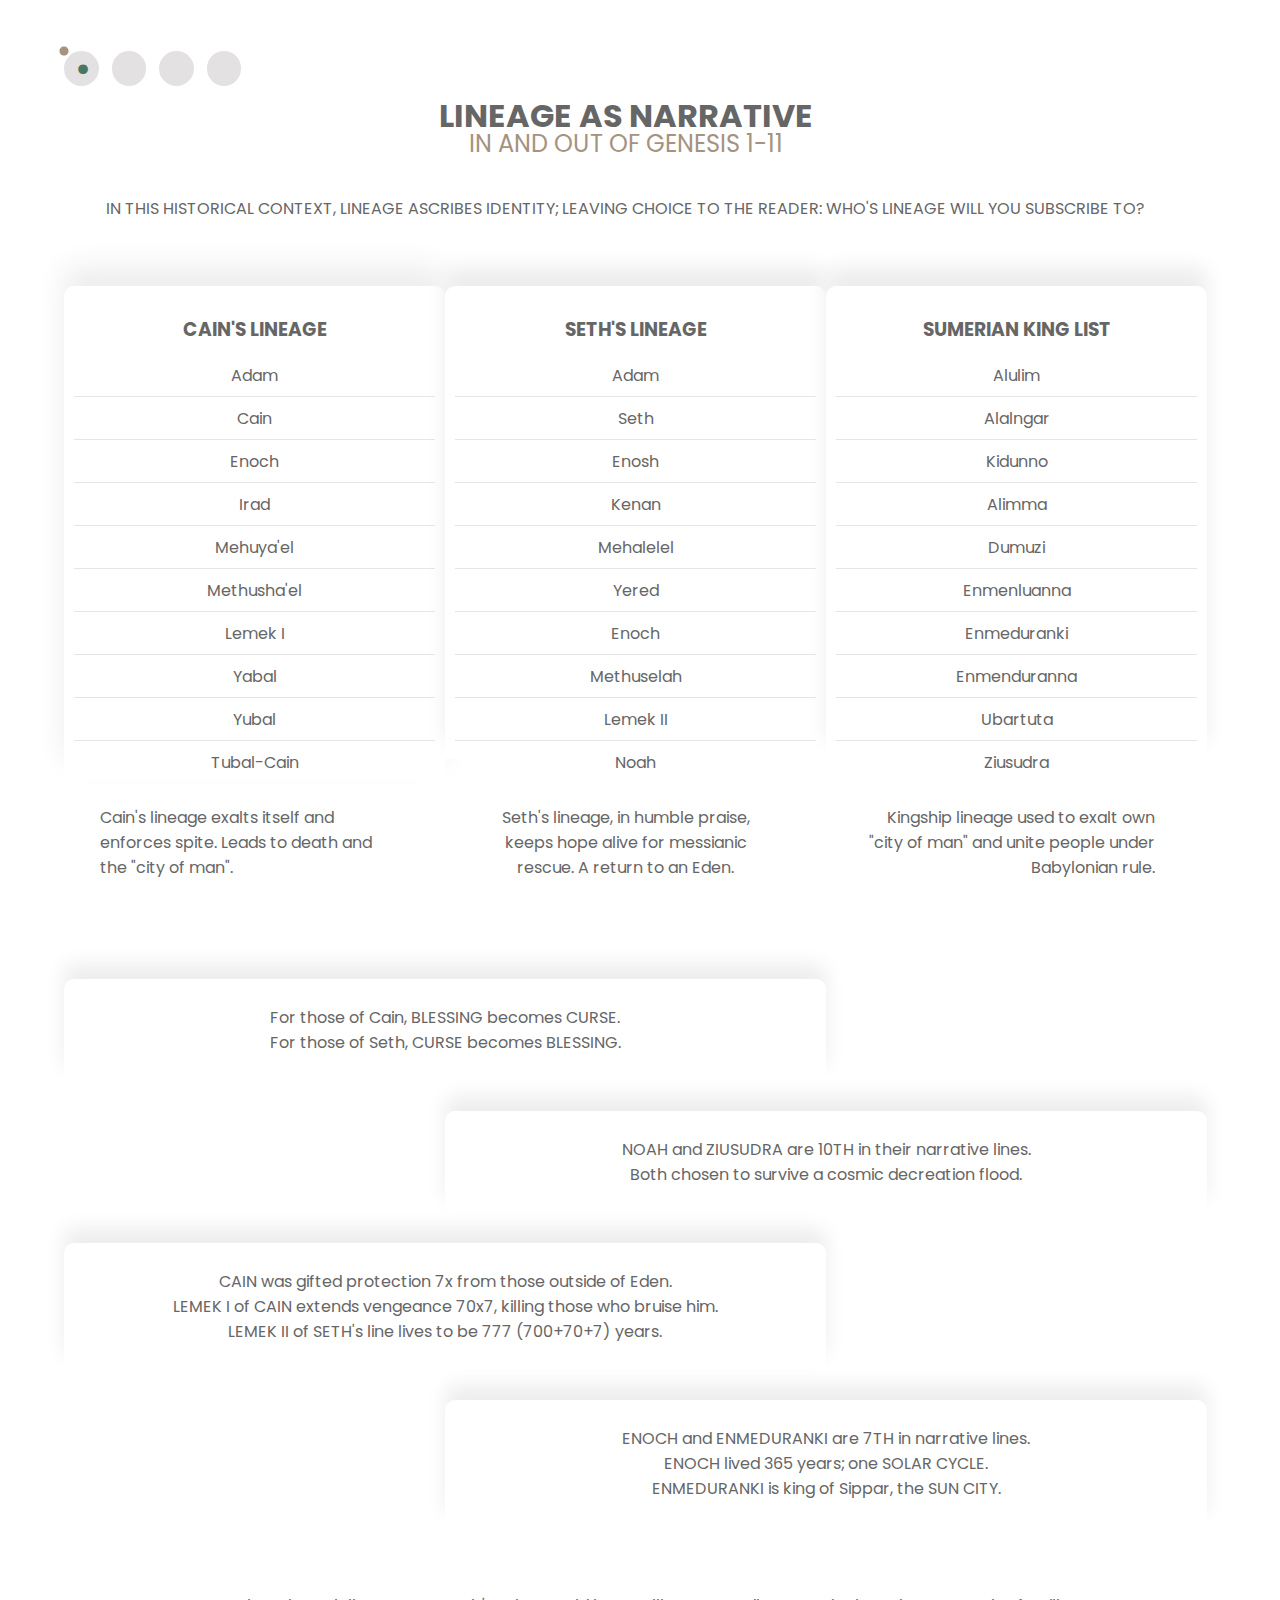
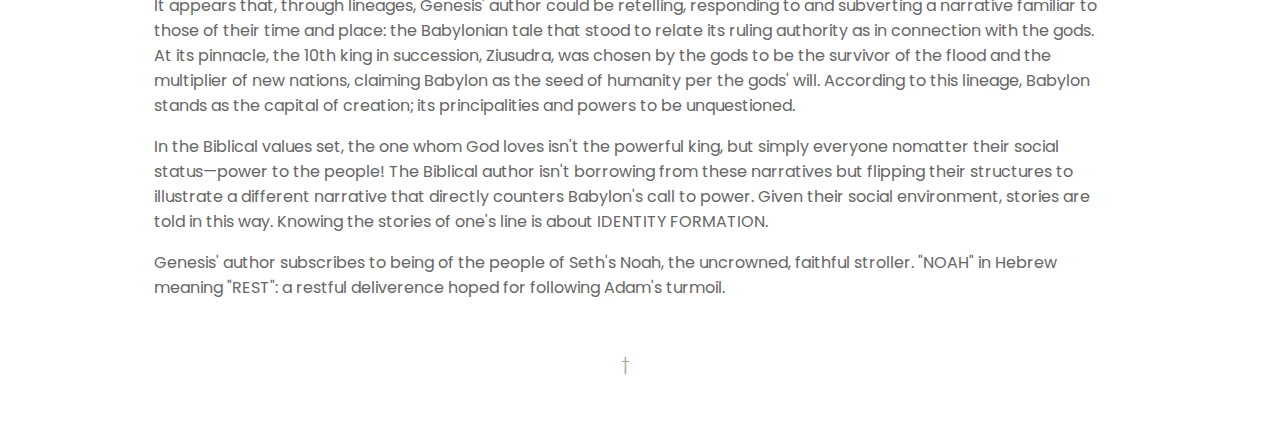
<file: index.html>
<!DOCTYPE html>
<html>
	<head>
		<link rel="preconnect" href="https://fonts.googleapis.com">
			<link rel="preconnect" href="https://fonts.gstatic.com" crossorigin>
				<link href="https://fonts.googleapis.com/css2?family=Poppins:wght@200;300;400&family=Red+Hat+Display:wght@300&display=swap" rel="stylesheet">
		<title>LINEAGES of GENESIS</title>
		<link href="css/style.css" rel="stylesheet">

	</head>
	<body>
		<div class="cursor"></div>
		<div class="cursor"></div>
			<script src="https://code.jquery.com/jquery-3.3.1.slim.min.js"></script>
			<script type="text/javascript">
			$(document)
.mousemove(function(e) {
	$('.cursor')
		.eq(0)
		.css({
			left: e.clientX,
			top: e.clientY
		});
	setTimeout(function() {
		$('.cursor')
			.eq(1)
			.css({
				left: e.clientX,
				top: e.clientY
			});
	}, 100);

})</script>
			</script>

	</div>
		<nav>
			<ul>
				<li><a href="index.html"><p class=dot>•</p></a></li>
				<li><a href="2.html"></a></li>
				<li><a href="3.html"></a></li>
				<li><a href="4.html"></a></li>
			</ul>
		</nav>
		<div id="container">
			<div class="row1">
				<h1>LINEAGE AS NARRATIVE</h1>
				<h2>IN AND OUT OF GENESIS 1-11</h2>
				<p id="upper">IN THIS HISTORICAL CONTEXT, LINEAGE ASCRIBES IDENTITY; LEAVING CHOICE TO THE READER: WHO'S LINEAGE WILL YOU SUBSCRIBE TO?</p>
			</div>
			<div class="info1">
				<p class="text"><h3 class="title">CAIN'S LINEAGE</h3>Adam<br><hr>Cain<br><hr>Enoch<br><hr>Irad<br><hr>Mehuya'el<br><hr>Methusha'el<br><hr>Lemek I<br><hr>Yabal<br><hr>Yubal<br><hr>Tubal-Cain</div></p>

			<div class="info2">
				<p class="text"><h3 class="title">SETH'S LINEAGE</h3>Adam<br><hr>Seth<br><hr>Enosh<br><hr>Kenan<br><hr>Mehalelel<br><hr>Yered<br><hr>Enoch<br><hr>Methuselah<br><hr>Lemek II<br><hr>Noah</div></p>

			<div class="info3">
				<p class="text"><h3 class="title">SUMERIAN KING LIST</h3>Alulim<br><hr>Alalngar<br><hr>Kidunno<br><hr>Alimma<br><hr>Dumuzi<br><hr>Enmenluanna<br><hr>Enmeduranki<br><hr>Enmenduranna<br><hr>Ubartuta<br><hr>Ziusudra</p>
			</div>



			<div class="sub1">
				<p>Cain's lineage exalts itself and enforces spite. Leads to death and the "city of man".</p>
			</div>

			<div class="sub2">
				<p>Seth's lineage, in humble praise, keeps hope alive for messianic rescue. A return to an Eden.</p>
			</div>

			<div class="sub3">
				<p>Kingship lineage used to exalt own "city of man" and unite people under Babylonian rule.</p>
			</div>


			<div class="info4">
				<p> </p>
			</div>

			<div class="info5">
				<p>For those of Cain, BLESSING becomes CURSE.<br>For those of Seth, CURSE becomes BLESSING.</p>
			</div>

			<div class="info8">
				<p>NOAH and ZIUSUDRA are 10TH in their narrative lines.<br>Both chosen to survive a cosmic decreation flood.</p>
			</div>

			<div class="info9">
				<p>CAIN was gifted protection 7x from those outside of Eden.<br>LEMEK I of CAIN extends vengeance 70x7, killing those who bruise him.<br>LEMEK II of SETH's line lives to be 777 (700+70+7) years.</p>
			</div>

			<div class="info11">
				<p>ENOCH and ENMEDURANKI are 7TH in narrative lines.<br>ENOCH lived 365 years; one SOLAR CYCLE.<br>ENMEDURANKI is king of Sippar, the SUN CITY.</p>
			</div>

			<div class="info10">
				<p>It appears that, through lineages, Genesis' author could be retelling, responding to and subverting a narrative familiar to those of their time and place: the Babylonian tale that stood to relate its ruling authority as in connection with the gods. At its pinnacle, the 10th king in succession, Ziusudra, was chosen by the gods to be the survivor of the flood and the multiplier of new nations, claiming Babylon as the seed of humanity per the gods' will. According to this lineage, Babylon stands as the capital of creation; its principalities and powers to be unquestioned.</p>
				<p>In the Biblical values set, the one whom God loves isn't the powerful king, but simply everyone nomatter their social status—power to the people! The Biblical author isn't borrowing from these narratives but flipping their structures to illustrate a different narrative that directly counters Babylon's call to power. Given their social environment, stories are told in this way. Knowing the stories of one's line is about IDENTITY FORMATION.</p>
				<p>Genesis' author subscribes to being of the people of Seth's Noah, the uncrowned, faithful stroller. "NOAH" in Hebrew meaning "REST": a restful deliverence hoped for following Adam's turmoil.</p>
			</div>

			<div class="footer">
				<p>†</p>
			</div>

		</div>
	</body>
</html>
</file>
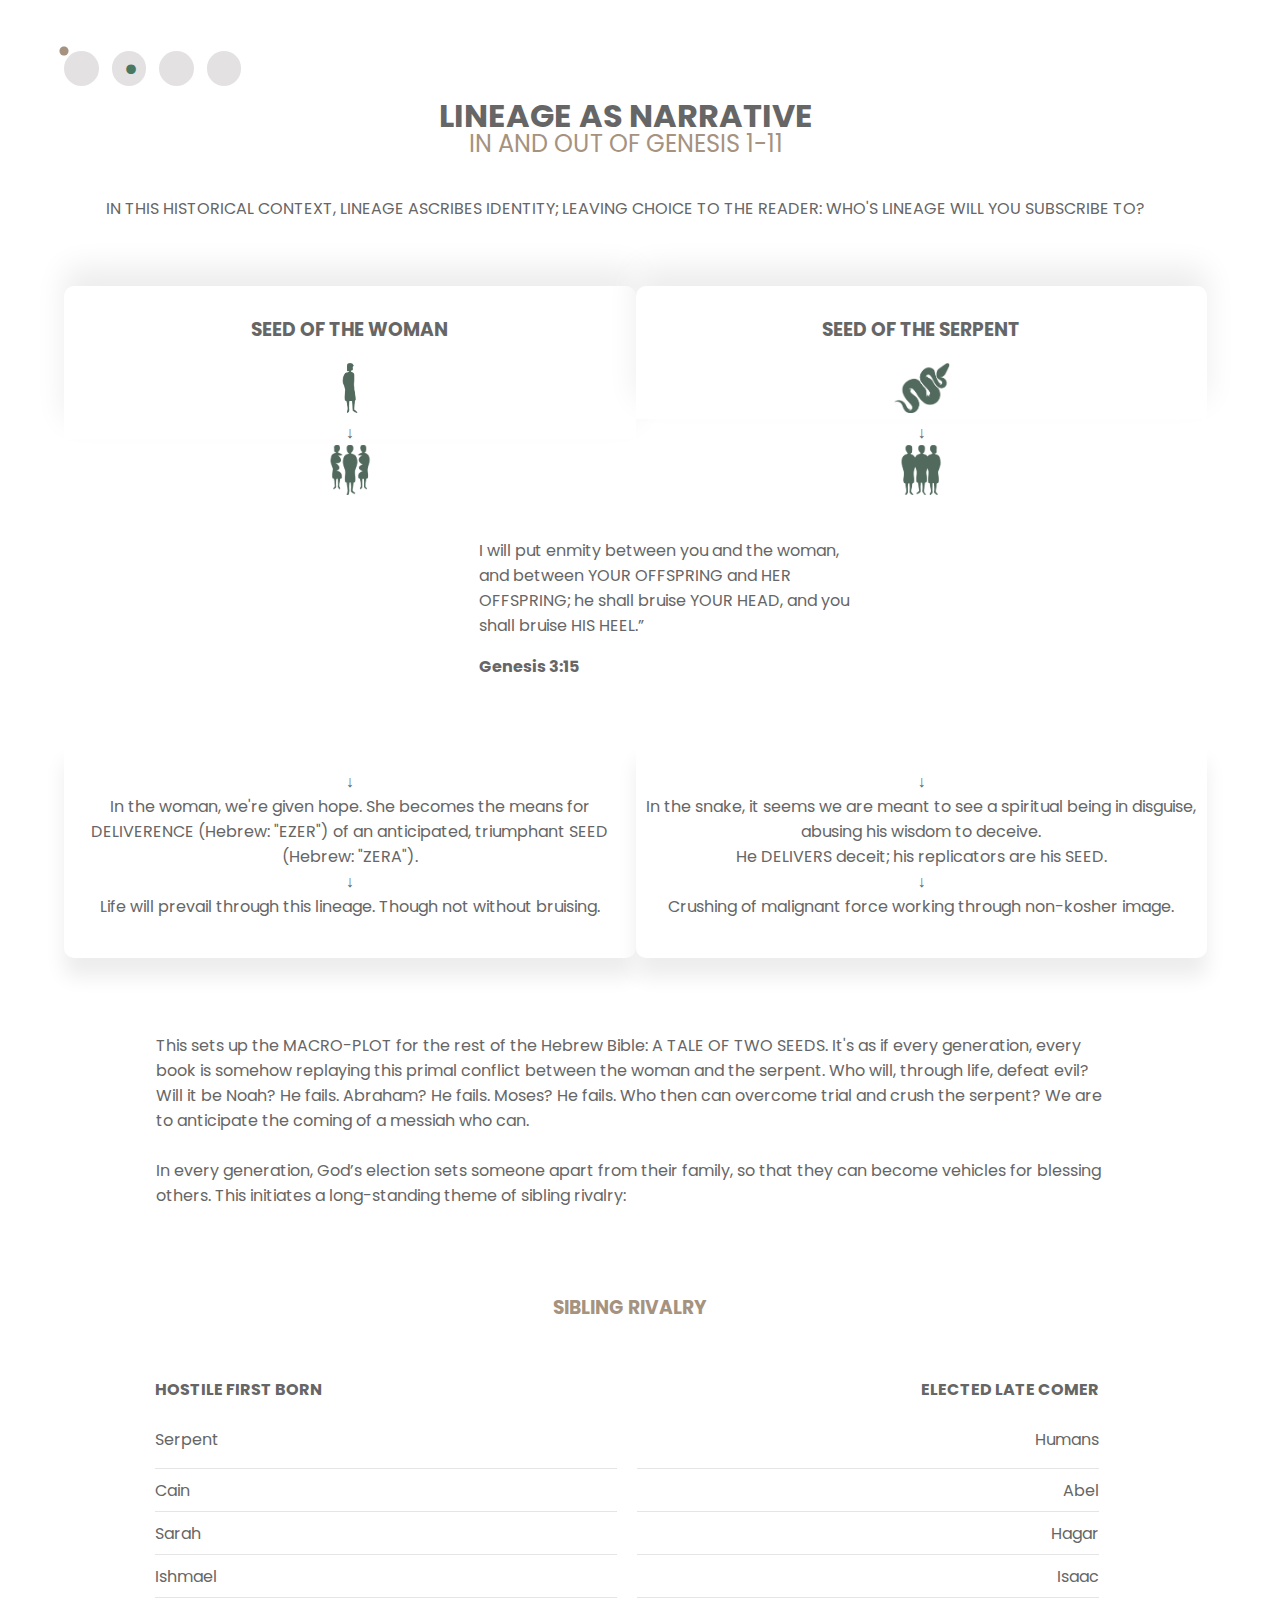
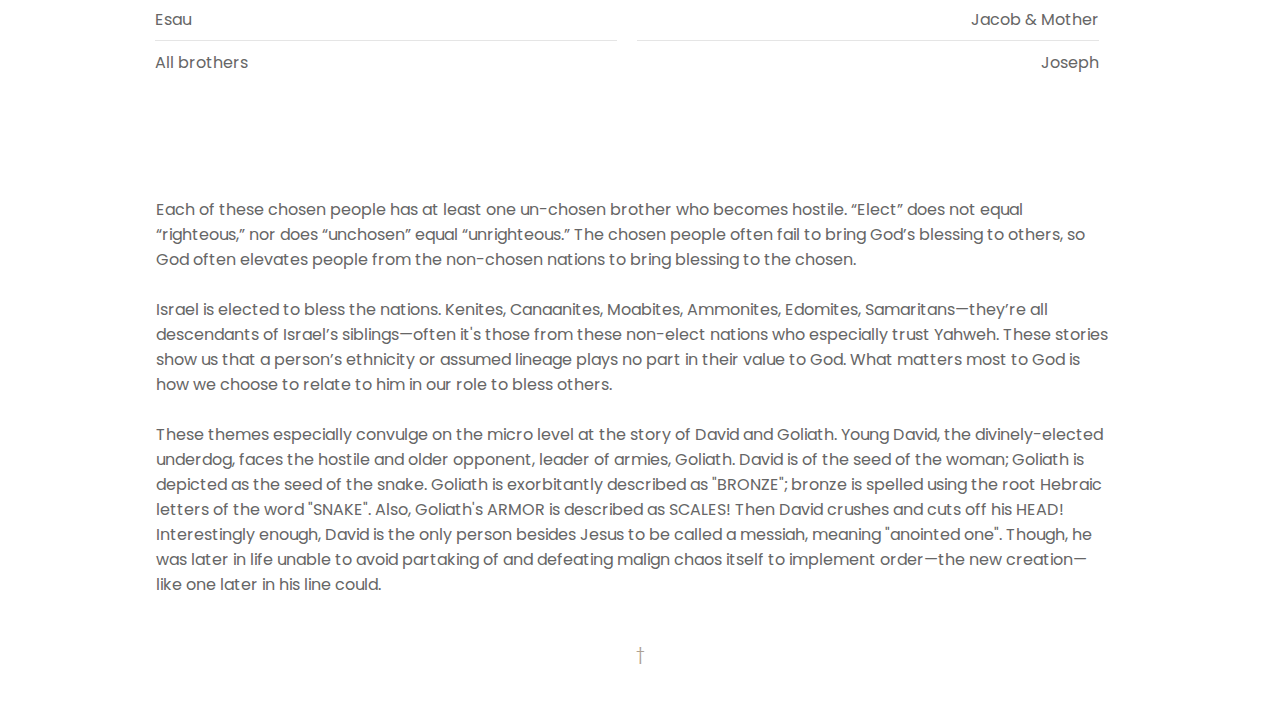
<file: 2.html>
<!DOCTYPE html>
<html>
	<head>
		<link rel="preconnect" href="https://fonts.googleapis.com">
			<link rel="preconnect" href="https://fonts.gstatic.com" crossorigin>
				<link href="https://fonts.googleapis.com/css2?family=Poppins:wght@200;300;400&family=Red+Hat+Display:wght@300&display=swap" rel="stylesheet">
		<title>LINEAGES of GENESIS</title>
		<link href="css/style.css" rel="stylesheet">
	</head>
	<body>

		<div class="cursor"></div>
		<div class="cursor"></div>
			<script src="https://code.jquery.com/jquery-3.3.1.slim.min.js"></script>
			<script type="text/javascript">
			$(document)
		.mousemove(function(e) {
		$('.cursor')
		.eq(0)
		.css({
			left: e.clientX,
			top: e.clientY
		});
		setTimeout(function() {
		$('.cursor')
			.eq(1)
			.css({
				left: e.clientX,
				top: e.clientY
			});
		}, 100);

		})</script>
			</script>

		<nav>
			<ul>
				<li><a href="index.html"></a></li>
				<li><a href="2.html"><p class=dot>•</p></a></li>
				<li><a href="3.html"></a></li>
				<li><a href="4.html"></a></li>
			</ul>
		</nav>
		<div id="clunk">
			<div class="slot1">
				<h1>LINEAGE AS NARRATIVE</h1>
				<h2>IN AND OUT OF GENESIS 1-11</h2>
				<p id="upper">IN THIS HISTORICAL CONTEXT, LINEAGE ASCRIBES IDENTITY; LEAVING CHOICE TO THE READER: WHO'S LINEAGE WILL YOU SUBSCRIBE TO?</p>
			</div>
			<div class="stuff1">
				<h3 class="title">SEED OF THE WOMAN</h3>
					<p><img src="images/woman.png"><br>&#8595;<br>
					<img src="images/wopeeps.png">
				</p></div>

			<div class="stuff2">
				<h3 class="title">SEED OF THE SERPENT</h3>
					<p><img src="images/snake.png"><br>&#8595;<br>
					<img src="images/snpeeps.png">
				</p></div>
			</div>

<p class=center>I will put enmity between you and the woman, and between YOUR OFFSPRING and HER OFFSPRING; he shall bruise YOUR HEAD, and you shall bruise HIS HEEL.”</p><p class=center><b>Genesis 3:15</b></p>

				<div id="clonk">
					<div class="stuff4">
						<p>&#8595;<br>In the woman, we're given hope. She becomes the means for DELIVERENCE (Hebrew: "EZER") of an anticipated, triumphant SEED (Hebrew: "ZERA").
						<br>&#8595;<br>Life will prevail through this lineage. Though not without bruising.
					</p></div>

					<div class="stuff5">
						<p>&#8595;<br>In the snake, it seems we are meant to see a spiritual being in disguise, abusing his wisdom to deceive.<br>He DELIVERS deceit; his replicators are his SEED.
						<br>&#8595;<br>Crushing of malignant force working through non-kosher image.
					</p></div>
						</div>

					<div class="stuff6">
						<p>This sets up the MACRO-PLOT for the rest of the Hebrew Bible: A TALE OF TWO SEEDS. It's as if every generation, every book is somehow replaying this primal conflict between the woman and the serpent. Who will, through life, defeat evil? Will it be Noah? He fails. Abraham? He fails. Moses? He fails. Who then can overcome trial and crush the serpent? We are to anticipate the coming of a messiah who can.
						<br>
						<br>In every generation, God’s election sets someone apart from their family, so that they can become vehicles for blessing others. This initiates a long-standing theme of sibling rivalry:</p>
						<br><br><h3 class="title"  style="color:#a5927f">SIBLING RIVALRY</h3>
					</div>
<div id=table>
					<div class="tablee">
						<p><b>HOSTILE FIRST BORN</b><br><br>Serpent<br><hr>Cain<br><hr>Sarah<br><hr>Ishmael<br><hr>Esau<br><hr>All brothers</p>
					</div>
					<div class="tableee">
						<p><b>ELECTED LATE COMER</b><br><br>Humans<br><hr>Abel<br><hr>Hagar<br><hr>Isaac<br><hr>Jacob & Mother<br><hr>Joseph</p>
					</div>
</div>
			<div>
				<p class=bot>Each of these chosen people has at least one un-chosen brother who becomes hostile. “Elect” does not equal “righteous,” nor does “unchosen” equal “unrighteous.” The chosen people often fail to bring God’s blessing to others, so God often elevates people from the non-chosen nations to bring blessing to the chosen.<br><br>Israel is elected to bless the nations. Kenites, Canaanites, Moabites, Ammonites, Edomites, Samaritans—they’re all descendants of Israel’s siblings—often it's those from these non-elect nations who especially trust Yahweh. These stories show us that a person’s ethnicity or assumed lineage plays no part in their value to God. What matters most to God is how we choose to relate to him in our role to bless others.<br><br>
				These themes especially convulge on the micro level at the story of David and Goliath. Young David, the divinely-elected underdog, faces the hostile and older opponent, leader of armies, Goliath. David is of the seed of the woman; Goliath is depicted as the seed of the snake. Goliath is exorbitantly described as "BRONZE"; bronze is spelled using the root Hebraic letters of the word "SNAKE". Also, Goliath's ARMOR is described as SCALES! Then David crushes and cuts off his HEAD! Interestingly enough, David is the only person besides Jesus to be called a messiah, meaning "anointed one". Though, he was later in life unable to avoid partaking of and defeating malign chaos itself to implement order—the new creation—like one later in his line could.</p>
			</div>

			<div class="footer2">
				<p>†</p>
			</div>

	</body>
</html>
</file>
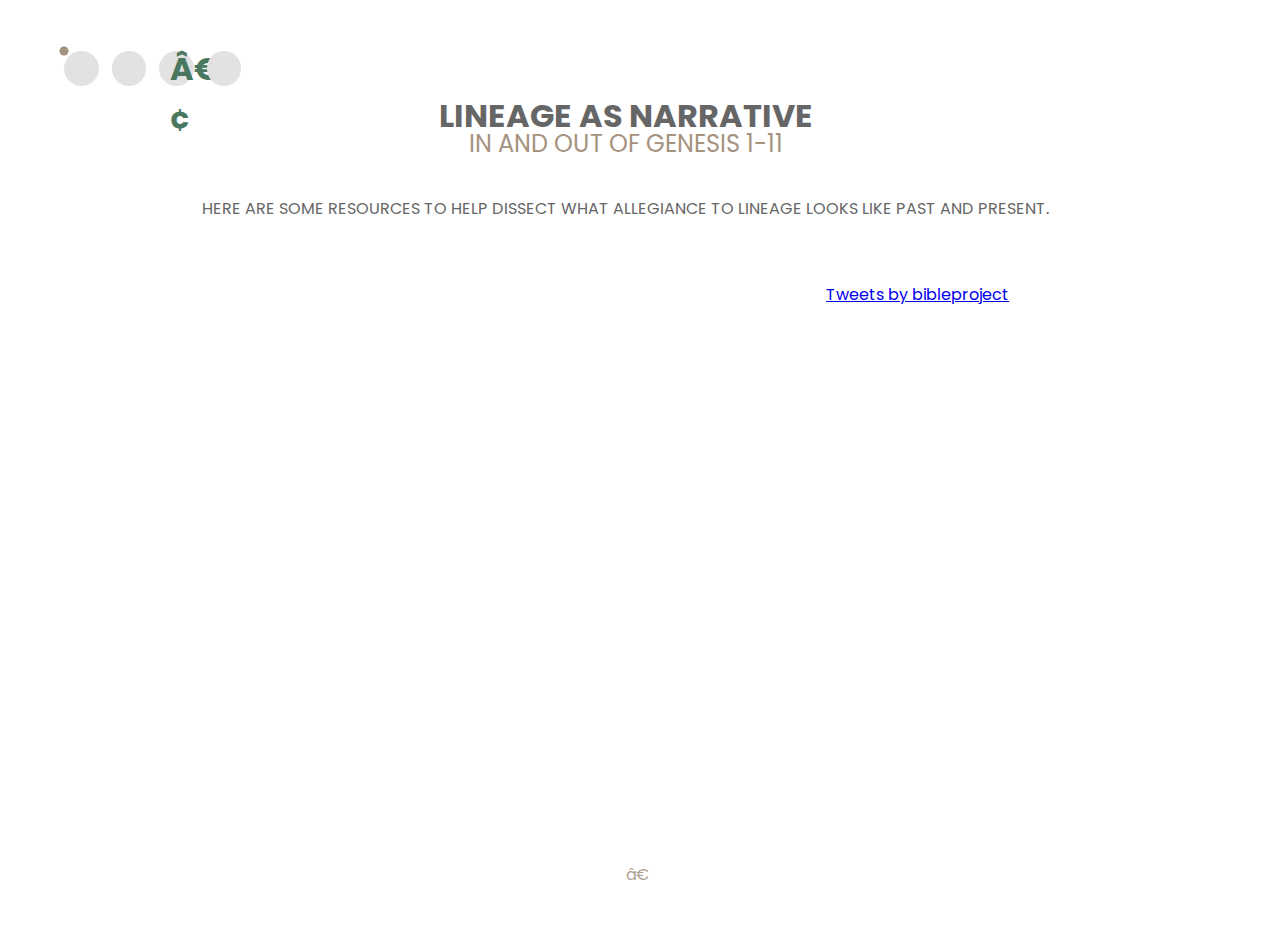
<file: 3.html>
<!DOCTYPE html>
<html>
	<head>
		<link rel="preconnect" href="https://fonts.googleapis.com">
			<link rel="preconnect" href="https://fonts.gstatic.com" crossorigin>
				<link href="https://fonts.googleapis.com/css2?family=Poppins:wght@200;300;400&family=Red+Hat+Display:wght@300&display=swap" rel="stylesheet">
		<title>LINEAGES of GENESIS</title>
		<link href="css/style.css" rel="stylesheet">
	</head>
	<body>

		<div class="cursor"></div>
		<div class="cursor"></div>
			<script src="https://code.jquery.com/jquery-3.3.1.slim.min.js"></script>
			<script type="text/javascript">
			$(document)
		.mousemove(function(e) {
		$('.cursor')
		.eq(0)
		.css({
			left: e.clientX,
			top: e.clientY
		});
		setTimeout(function() {
		$('.cursor')
			.eq(1)
			.css({
				left: e.clientX,
				top: e.clientY
			});
		}, 100);

		})</script>
			</script>

		<nav>
			<ul>
				<li><a href="index.html"></a></li>
				<li><a href="2.html"></a></li>
				<li><a href="3.html"><p class=dot>•</p></a></li>
				<li><a href="4.html"></a></li>
			</ul>
		</nav>
		<div id="clunk">
			<div class="slot1">
				<h1>LINEAGE AS NARRATIVE</h1>
				<h2>IN AND OUT OF GENESIS 1-11</h2>
				<p id="supper">HERE ARE SOME RESOURCES TO HELP DISSECT WHAT ALLEGIANCE TO LINEAGE LOOKS LIKE PAST AND PRESENT.</p>
			</div>
		</div>

		<div id="thesegments">

		<div class=vid>
				<iframe width="560" height="315" src="https://www.youtube.com/embed/llKMiHqt4S0" title="YouTube video player" frameborder="0" height="1" width="100%" allow="accelerometer; autoplay; clipboard-write; encrypted-media; gyroscope; picture-in-picture" allowfullscreen></iframe></script>
		</div>

		<div class=twit>
				<p><a class="twitter-timeline" data-lang="en" data-theme="light" href="https://twitter.com/bibleproject?ref_src=twsrc%5Etfw">Tweets by bibleproject</a> <script async src="https://platform.twitter.com/widgets.js" charset="utf-8"></script></p>
		</div>

	</div>
			<div class="footer2">
				<p>†</p>
			</div>

	</body>
</html>
</file>
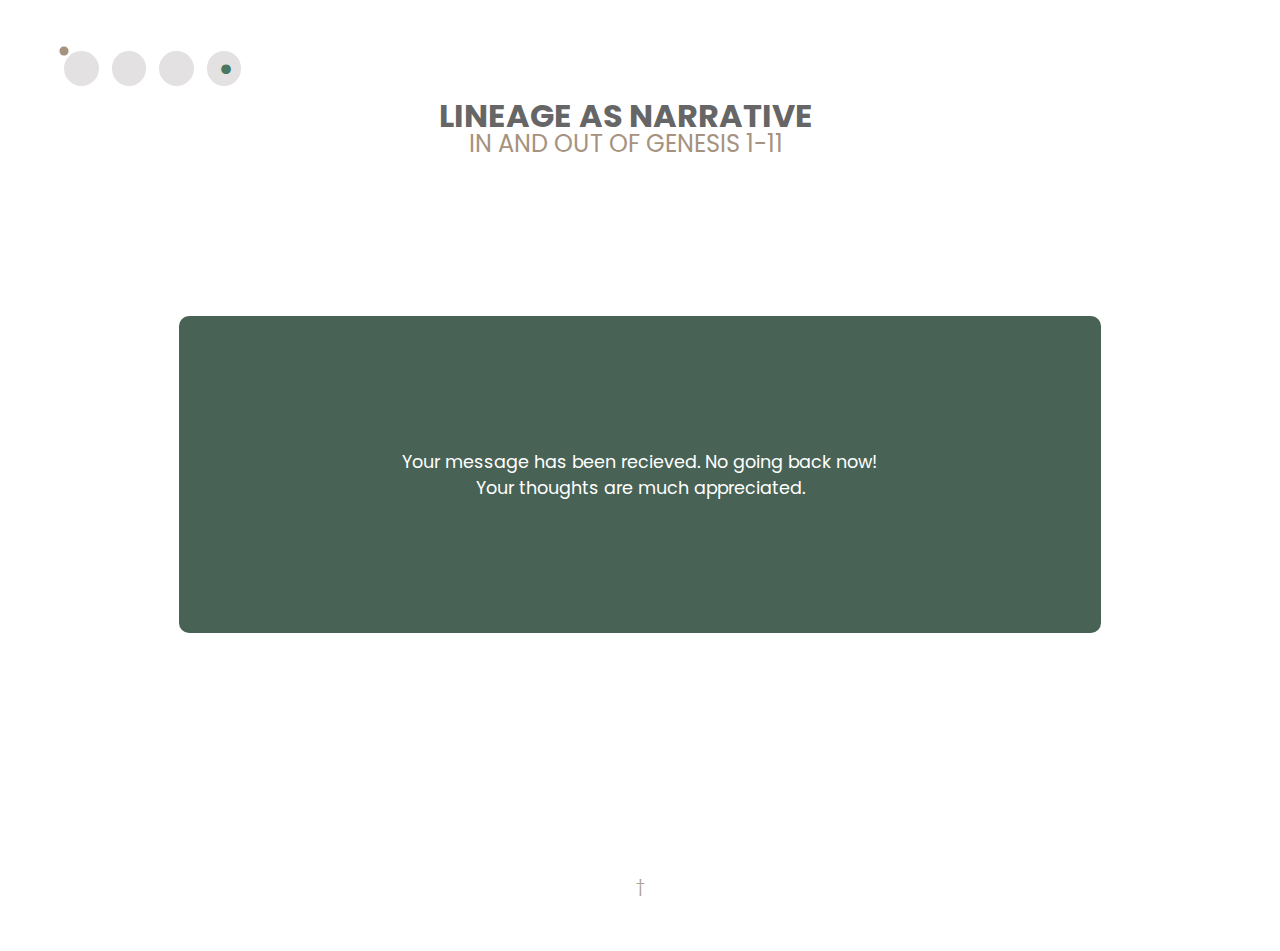
<file: Thanks.html>
<!DOCTYPE html>
<html>
	<head>
		<link rel="preconnect" href="https://fonts.googleapis.com">
			<link rel="preconnect" href="https://fonts.gstatic.com" crossorigin>
				<link href="https://fonts.googleapis.com/css2?family=Poppins:wght@200;300;400&family=Red+Hat+Display:wght@300&display=swap" rel="stylesheet">
		<title>LINEAGES of GENESIS</title>
		<link href="css/style.css" rel="stylesheet">
	</head>
	<body>

		<div class="cursor"></div>
		<div class="cursor"></div>
			<script src="https://code.jquery.com/jquery-3.3.1.slim.min.js"></script>
			<script type="text/javascript">
			$(document)
		.mousemove(function(e) {
		$('.cursor')
		.eq(0)
		.css({
			left: e.clientX,
			top: e.clientY
		});
		setTimeout(function() {
		$('.cursor')
			.eq(1)
			.css({
				left: e.clientX,
				top: e.clientY
			});
		}, 100);

		})</script>
			</script>

		<nav>
			<ul>
				<li><a href="index.html"></a></li>
				<li><a href="2.html"></a></li>
				<li><a href="3.html"></a></li>
				<li><a href="4.html"><p class=dot>•</p></a></li>
			</ul>
		</nav>
		<div id="clunk">
			<div class="slot1">
				<h1>LINEAGE AS NARRATIVE</h1>
				<h2>IN AND OUT OF GENESIS 1-11</h2>
			</div>
		</div>
		<br><br><br>
				<div id="thanks">
					<p>Your message has been recieved. No going back now!<br>Your thoughts are much appreciated.</p>
				</div>
<br><br><br><br><br><br><br><br><br>
			<div class="footer2">
				<p>†</p>
			</div>

	</body>
</html>
</file>
<file: css/style.css>
/* CSS GRID WESBITE */

:root {
	--light: #fff;
	--semi: #f0f0f0;
	--medium: #666666;
	--dark: #333;
}

html {
	font-family: 'Poppins', sans-serif;
	color: var(--medium);
}

body {
	margin: 4% 5%; /*tb -- lr*/
	background-color: white;
}

img {
	max-width: 100%;
}

* {
  cursor: none;
}

.cursor {
  position: fixed;
	pointer-events: none;
  height: 9px;
  width: 9px;
  border-radius: 50%;
  transform: translateX(-50%) translateY(-50%);
}

.cursor:nth-child(1) {
  background-color: #a5927f;
  z-index: 1;
}

.cursor:nth-child(2) {
  background-color: #a5927f;
	opacity: 30%;
}



.title {
	text-align: center;
}

.dot {
	font-size: 2rem;
	font-weight: bold;
	margin-top: -19px;
	margin-left: -1.5px;
	color: #49775f;
}

ul {
	display: grid;
	grid-gap: 13px;
	padding: 0;
	list-style: none;
	margin: 0px;
	grid-template-columns: repeat(28, 1fr);
}

ul a {
	color: #666666;
	display: block;
	text-decoration: none;
	padding: .8rem;
	text-align: center;
	text-transform: uppercase;
	border-radius: 30px;
	width: 9px;
	height: 9px;
	background-color: #e3e1e1;
	margin-bottom: 20px;
	margin-top: 0px;
}

ul a:hover {
	background: var(--light);
	background-color: #fff;
	transition: 0.25s ease-in-out;
	box-shadow: 0px 0px 20px #dbdbdb;
	color: white;
}

/* .footer {
	background-size: cover;
	background-position: center;
	margin-top: 80px;
	width: 100%;
	background-color: #f0f0f0;
	because he had tempted her
} */

img {
	height: 50px;
	opacity: .95;
}

#container {
	display: grid;
	grid-gap: 20px;
	margin-top: 0%;
	margin-right: 2.5%;
	grid-template-columns: repeat(3, 1fr);
	grid-template-rows: 8.5% 4% 20% 0% 5%;
	grid-template-areas:
		"a a a" /* 1st row */
		"b c d" /* 2nd row */
		"b c d" /* 3rd row */
		 /* 4th row */
		"le mi ri"
		"le mi ri"
		"e e e"
		"f f g"
		"j i i"
		"k k l"
		"z n n"
		"m m m"
		"o o o";


}

h1 {
	text-align: center;
	width: 100%;
  margin-top: 0px;
  margin-bottom: -0px;
	padding: 0;
	line-height: 20px;
}

h2 {
	text-align: center;
	width: 100%;
  margin-top: 0px;
  margin-bottom: 0px;
	padding: 0px;
	font-weight: normal;
	color: #a5927f;
}

hr {
	border: 0;
    height: 0;
    border-top: 1px solid rgba(0, 0, 0, 0.1);
    border-bottom: 1px solid rgba(255, 255, 255, 0.3);
}

#upper {
	text-align: center;
	margin-top: 35px;
	margin-bottom: 0px;
}
#supper {
	text-align: center;
	margin-top: 35px;
	margin-bottom: -35px;
}

.row1 {
	grid-area: a;
	margin: 0px;
}

.row1 p {
	margin-top: 0;
	margin-bottom: 0;
}

.info1 {
	grid-area: b;
	background: white;
	padding: 10px;
	border-top-left-radius: 10px;
	border-top-right-radius: 10px;
	width: 100%;
	height: 100%;
	box-shadow: 0px -19px 30px #ededed;
	text-align: center;
	margin-top: 0px;
}
.info2 {
	grid-area: c;
	background: white;
	padding: 10px;
	border-top-left-radius: 10px;
	border-top-right-radius: 10px;
	width: 100%;
	box-shadow: 0px -19px 20px #ededed;
	text-align: center;
	margin-top: 0px;
}
.info3 {
	grid-area: d;
	background: white;
	padding: 10px;
	border-top-left-radius: 10px;
	border-top-right-radius: 10px;
	width: 100%;
	box-shadow: 0px -19px 20px #ededed;
	text-align: center;
	margin-top: 0px;
}
.info4 {
	grid-area: e;
	background-size: cover;
	background-position: center;
	margin-top: 20px;
}
.sub1 {
	grid-area: le;
	background-size: cover;
	background-position: center;
	margin-top: 10px;
	padding-left: 10%;
	padding-right: 10%;
}
.sub2 {
	grid-area: mi;
	background-size: cover;
	background-position: center;
	margin-top: 10px;
	padding-left: 10%;
	padding-right: 10%;
	text-align: center;
}
.sub3 {
	grid-area: ri;
	background-size: cover;
	background-position: center;
	margin-top: 10px;
	padding-left: 9%;
	padding-right: 9%;
	text-align: right;
}
.info5 {
	grid-area: f;
	background: white;
	padding: 10px;
	border-top-left-radius: 10px;
	border-top-right-radius: 10px;
	width: 100%;
	box-shadow: 0px -15px 20px #ededed;
	text-align: center;
	margin-top: 10px;
}
.info6 {
	grid-area: g;
	background: var(--semi);
	padding: 2rem;
}
.info7 {
	grid-area: j;
	background: var(--semi);
	padding: 2rem;
}
.info8 {
	grid-area: i;
	background: white;
	padding: 10px;
	border-top-left-radius: 10px;
	border-top-right-radius: 10px;
	width: 100%;
	box-shadow: 0px -15px 20px #ededed;
	text-align: center;
	margin-top: 10px;
}
.info9 {
	grid-area: k;
	background: white;
	padding: 10px;
	border-top-left-radius: 10px;
	border-top-right-radius: 10px;
	width: 100%;
	box-shadow: 0px -15px 20px #ededed;
	text-align: center;
	margin-top: 10px;
}
.info11 {
	grid-area: n;
	background: white;
	padding: 10px;
	border-top-left-radius: 10px;
	border-top-right-radius: 10px;
	width: 100%;
	box-shadow: 0px -15px 20px #ededed;
	text-align: center;
	margin-top: 10px;
}
.info10 {
	grid-area: m;
	background-size: cover;
	background-position: center;
	margin-top: 30px;
	padding-left: 8%;
	padding-right: 8%;
}
.footer {
	grid-area: o;
	background-size: cover;
	background-position: center;
	margin-top: 0px;
	margin-bottom: 0px;
	width: 100%;
	text-align: center;
	color: #ada193;
}
.footer2 {
	grid-area: o;
	background-size: cover;
	background-position: center;
	margin-top: 0px;
	margin-bottom: 0px;
	width: 100%;
	text-align: center;
	color: #ada193;
}

#clunk {
	display: grid;
	grid-gap: 20px;
	margin-top: 0%;
	margin-right: 2.5%;
	grid-template-columns: repeat(2, 1fr);
	grid-template-rows: 38.5% 7% 20% 10% 5%;
	grid-template-areas:
		"q q" /* 1st row */
		"wo sn" /* 2nd row */
		"wo sn"
		"z z" /* 3rd row */
}

.slot1 {
	grid-area: q;
	margin: 0px;
}

.slot1 p {
	margin-top: 0;
	margin-bottom: 0;
}

.stuff1 {
	grid-area: wo;
	background: white;
	padding: 10px;
	border-top-left-radius: 10px;
	border-top-right-radius: 10px;
	width: 100%;
	height: 100%;
	box-shadow: 0px -19px 30px #ededed;
	text-align: center;
	margin-top: 0px;
}
.stuff2 {
	grid-area: sn;
	background: white;
	padding: 10px;
	border-top-left-radius: 10px;
	border-top-right-radius: 10px;
	width: 100%;
	box-shadow: 0px -19px 30px #ededed;
	text-align: center;
	margin-top: 0px;
}
.stuff3 {
	grid-area: z;
	background: white;
	padding: 10px;
	width: 100%;
	text-align: left;
	margin-top: 60px;
	padding-left: 35%;
}

/* footer {
	grid-area: h;
	margin-top: 2rem;
	background: var(--semi);
	color: var(--dark);
	text-align: center;
	padding: .5rem;
} */

.center {
	padding-left: 36%;
	padding-right: 30%;
}

#clonk {
	display: grid;
	grid-gap: 20px;
	margin-top: 0%;
	margin-left: 0%;
	margin-right: 2.5%;
	grid-template-columns: repeat(2, 1fr);
	grid-template-rows: 10% 7% 55% 20% 10%;
	grid-template-areas:
		"midd midd" /* 1st row */
		"wom sna" /* 2nd row */
		"wom sna"
		"emd emd";
}

.slot2 {
	grid-area: midd;
	margin: 0px;
}

.slot2 p {
	margin-top: 0;
	margin-bottom: 0;
}

.stuff4 {
	grid-area: wom;
	background: white;
	padding: 10px;
	border-bottom-left-radius: 10px;
	border-bottom-right-radius: 10px;
	width: 100%;
	height: 100%;
	box-shadow: 0px 19px 20px #ededed;
	text-align: center;

}
.stuff5 {
	grid-area: sna;
	background: white;
	padding: 10px;
	border-bottom-left-radius: 10px;
	border-bottom-right-radius: 10px;
	width: 100%;
	height: 100%;
	box-shadow: 0px 19px 20px #ededed;
	text-align: center;
	margin-bottom: 20px;

}
.stuff6 {
	grid-area: emd;
	background: white;
	padding: 10px;
	width: 82.3%;
	text-align: left;
	margin-top: 30px;

	padding-left: 8%;
}

#table {
	display: grid;
	grid-gap: 20px;
	margin-top: 0%;
	margin-left: 7%;
	margin-right: 11%;
	grid-template-columns: repeat(2, 1fr);
	grid-template-rows: 38.5% 7% 20% 10% 5%;
	grid-template-areas:
		"ccc ddd" /* 1st row */
		"text text"
}

.tablee {
	grid-area: ccc;
	background: white;
	padding: 10px;
	width: 100%;
	height: 100%;
	text-align: left;
}
.tableee {
	grid-area: ddd;
	background: white;
	padding: 10px;
	width: 100%;
	height: 100%;
	text-align: right;
}

.bot {
	width: 83%;
	padding-left: 8%;
	margin-bottom: 45px;
}

/*THIRD*/

#thesegments {
	display: grid;
	grid-gap: 20px;
	margin-top: 0%;
	margin-right: 2.5%;
	grid-template-columns: repeat(3, 1fr);
	grid-template-rows: 8.5% 4% 20% 0% 5%;
	grid-template-areas:
		"vid vid twit" /* 1st row */
}

.vid {
	grid-area: vid;
	margin: 0px;
	height: 100%;
	position: relative;
  padding-bottom: 56.25%; /* 16:9 */
  height: 0;
}

.vid iframe {
    position: absolute;
    top: 0;
    left: 0;
    width: 100%;
    height: 100%;
}

.twit {
	margin-top: 0px;
	overflow-x: hidden;
  overflow-y: auto;
  text-align:justify;
	height: 500px;
}


#contact {
	display: grid;
	grid-gap: 20px;
	margin-bottom: 0;
	margin-top: 0%;
	margin-left: 0%;
	margin-right: 3%;
	grid-template-columns: repeat(2, 1fr);
	grid-template-rows: 38.5% 7% 20% 10% 5%;
	grid-template-areas:
		"con app"
		"con app"
}

.wrapp {
	grid-area: con;
	width: 100%;
	padding: 0 20px;
	margin-bottom: 0;
}

.app {
	grid-area: app;
	margin-left: auto;
  margin-right: auto;
  display: block;
}
/*FOURTH
.contact-form {
	max-width: 100%;
	margin: 0 auto;
	background-image: linear-gradient(to bottom right, red, yellow)
	padding: 30px;
	border-radius: 5px;
	box-shadow: 0 0 10px rgba(0, 0, 0, 0.13);
}
.input-fields {
	display: text;
	margin-right: 4%;
}
.input-fields,
.msg {
	width: 100%;
}
.input-fields .input,
.msg textarea {
	margin: 10px 0;
	background: transparent;
	border: 0;
	border-bottom: 2px solid #dbd5d5;
	padding: 10px;
	width: 100%;
}

::-webkit-input-placeholder {
	color: #dbd5d5;
}
::-maz-input-placeholder {
	color: #dbd5d5;
}
::-ms-input-placeholder {
	color: #dbd5d5;
}
.btn {
	background: #dbd5d5;
	text-align: center;
	padding: 15px;
	border-radius: 5px;
	color: #fff;
	cursor: pointer;
	text-transform: uppercase;
}
.msg textarea{
	height: 80px;
}

.msg a:hover {
	background: var(--light);
	background-color: #black;
	transition: 0.25s ease-in-out;
	box-shadow: 0px 0px 0px #dbdbdb;
	color: white;
}
*/


.form{
  height: 610px;
  box-shadow: 0 0 20px #dbdbdb;
  box-sizing: border-box;
  padding: 40px;
	/* background-image: linear-gradient(to bottom right, #FEF9F3, #FAECDD) */
}

.input,
.msg .area{
  width: 100%;
  padding: 20px;
	background: transparent;
  box-sizing: border-box;
  margin-bottom: 25px;
  border: 2px solid #e9eaea;
  font-size: 14px;
  border-radius: 5px;
  outline: none;
  transform: all 0.5s ease;
}

.login .input{
  width: 48%;
  float: left;
  margin-right: 4%;
}

.login .input:last-child{
  margin-right: 0;
}

.msg .area{
  height: 200px;
}

.btn{
  width: 250px;
  background: #486255;
  height: 50px;
  line-height: 50px;
  text-align: center;
  border-radius: 5px;
	border: 0;
	padding-right: 10px;
  margin-left: 0;
  color: #fff;
  text-transform: uppercase;
	font-family: 'Poppins', sans-serif;
	box-shadow: none;
	display: inline-block;
	position: absolute;
	justify-content: center;
}
#rate {
	width: 100%;
  padding: 20px;
  box-sizing: border-box;
  margin-bottom: 25px;
  border: 2px solid #e9eaea;
  font-size: 14px;
  border-radius: 5px;
  transform: all 0.5s ease;
  width:100%;
  text-align: left;
  transition: height .4s ease;
	cursor: visible;
	color: #757575;
}

.context{
  text-align: center;
  font-size: 45px;
  color: #486255;
	margin-top: 1px;
	line-height: 30px;
}

.input:focus,
.msg .area:focus{
  border: 2px solid #486255;
}

::-webkit-input-placeholder{
  font-family: 'Poppins', sans-serif;
}

#thanks {
	background-color: #486255;
	width: 60%;
	height: 60%;
	text-align: center;
	justify-content: center;
	margin: auto;
	color: white;
	padding: 10%;
	border-radius: 10px;
	font-size: 1.1rem;
	line-height: -100px;
}


@media (max-width: 700px) {
	ul {
		grid-template-columns: repeat(28, 1fr);
		margin-bottom: 3px;
		grid-gap: 13px;
	}

	#container {
		grid-template-columns: 1fr;
		grid-template-rows: 5% 13% 3% 13% 3% 13% 3% 0%;
		grid-template-areas:
		"a"
		"b"
		"le"
		"c"
		"mi"
		"d"
		"ri"
		"e"
		"f"
		"g"
		"j"
		"i"
		"k"
		"l"
		"n"
		"m"
		"o";
	}

	.sub1 {
		grid-area: le;
		text-align: left;
	}
	.sub2 {
		grid-area: mi;
		text-align: left;
	}
	.sub3 {
		grid-area: ri;
		text-align: left;
}

#clunk {
	display: grid;
	grid-gap: 20px;
	margin-top: 0%;
	grid-template-columns: repeat(2, 1fr);
	grid-template-rows: 27.5% 7% 20% 0% 5%;
	grid-template-areas:
		"q q" /* 1st row */
		"wo sn" /* 2nd row */
		"wo sn"
		"z z"; /* 3rd row */
}

.slot1 {
	grid-area: q;
	margin: 0px;
}

.slot1 p {
	margin-top: 0;
	margin-bottom: 0;
}

.stuff1 {
	grid-area: wo;
	background: white;
	padding: 10px;
	border-top-left-radius: 10px;
	border-top-right-radius: 10px;
	width: 100%;
	height: 100%;
	box-shadow: 0px -19px 30px #ededed;
	text-align: center;
	margin-top: 0px;
}
.stuff2 {
	grid-area: sn;
	background: white;
	padding: 10px;
	border-top-left-radius: 10px;
	border-top-right-radius: 10px;
	width: 100%;
	box-shadow: 0px -19px 20px #ededed;
	text-align: center;
	margin-top: 0px;
}
.stuff3 {
	grid-area: z;
	background: white;
	padding: 10px;
	width: 100%;
	text-align: left;
	margin-top: 60px;
	padding-left: 10%;
}




#clunk {
	display: grid;
	grid-gap: 20px;
	margin-top: 0%;
	margin-right: 4%;
	grid-template-columns: repeat(2, 1fr);
	grid-template-rows: 40.5% 7% 20% 10% 5%;
	grid-template-areas:
		"q q" /* 1st row */
		"wo sn" /* 2nd row */
		"wo sn"
		"z z" /* 3rd row */
}

.slot1 {
	grid-area: q;
	margin: 0px;
}

.slot1 p {
	margin-top: 0;
	margin-bottom: 0;
}

.stuff1 {
	grid-area: wo;
	background: white;
	padding: 10px;
	border-top-left-radius: 10px;
	border-top-right-radius: 10px;
	width: 100%;
	height: 100%;
	box-shadow: 0px -19px 30px #ededed;
	text-align: center;
	margin-top: 0px;
}
.stuff2 {
	grid-area: sn;
	background: white;
	padding: 10px;
	border-top-left-radius: 10px;
	border-top-right-radius: 10px;
	width: 100%;
	box-shadow: 0px -19px 30px #ededed;
	text-align: center;
	margin-top: 0px;
}
.stuff3 {
	grid-area: z;
	background: white;
	padding: 10px;
	width: 100%;
	text-align: left;
	margin-top: 60px;
	padding-left: 35%;
}

/* footer {
	grid-area: h;
	margin-top: 2rem;
	background: var(--semi);
	color: var(--dark);
	text-align: center;
	padding: .5rem;
} */

.center {
	padding-left: 16%;
	padding-right: 10%;
}

#clonk {
	display: grid;
	grid-gap: 20px;
	margin-top: -10%;
	margin-left: 0%;
	margin-right: 4%;
	grid-template-columns: repeat(2, 1fr);
	grid-template-rows: 10% 18% 55% 20% 10%;
	grid-template-areas:
		"midd midd" /* 1st row */
		"wom sna" /* 2nd row */
		"wom sna"
		"emd emd";
}

.slot2 {
	grid-area: midd;
	margin: 0px;
}

.slot2 p {
	margin-top: 0;
	margin-bottom: 0;
}

.stuff4 {
	grid-area: wom;
	background: white;
	padding: 10px;
	border-bottom-left-radius: 10px;
	border-bottom-right-radius: 10px;
	width: 100%;
	height: 100%;
	box-shadow: 0px 19px 20px #ededed;
	text-align: center;

}
.stuff5 {
	grid-area: sna;
	background: white;
	padding: 10px;
	border-bottom-left-radius: 10px;
	border-bottom-right-radius: 10px;
	width: 100%;
	height: 100%;
	box-shadow: 0px 19px 20px #ededed;
	text-align: center;
	margin-bottom: 20px;

}
.stuff6 {
	grid-area: emd;
	background: white;
	padding: 10px;
	width: 86%;
	text-align: left;
	margin-top: 30px;
	margin-right: 3%;
	padding-left: 8%;
}

#table {
	display: grid;
	grid-gap: 20px;
	margin-top: 0%;
	margin-left: 1%;
	margin-right: 5%;
	grid-template-columns: repeat(2, 1fr);
	grid-template-rows: 38.5% 7% 20% 10% 5%;
	grid-template-areas:
		"ccc ddd" /* 1st row */
		"text text"
}

.tablee {
	grid-area: ccc;
	background: white;
	padding: 10px;
	width: 100%;
	height: 100%;
	text-align: left;
}
.tableee {
	grid-area: ddd;
	background: white;
	padding: 10px;
	width: 100%;
	height: 100%;
	text-align: right;
}

.bot {
	width: 83%;
	padding-left: 8%;
	margin-bottom: 45px;
}

.footer2 {
	grid-area: o;
	background-size: cover;
	background-position: center;
	margin-top: 0px;
	margin-bottom: 40px;
	width: 100%;
	text-align: center;
}

/*THIRD*/

#thesegments {
	display: grid;
	grid-gap: 20px;
	margin-top: 0%;
	margin-right: 2.5%;
	grid-template-columns: repeat(1, 1fr);
	grid-template-rows: 8.5% 4% 20% 0% 5%;
	grid-template-areas:
		"vid" /* 1st row */
		"twit"
}

.vid {
	grid-area: vid;
	margin: 0px;
	height: 100%;
	position: relative;
  padding-bottom: 56.25%; /* 16:9 */
  height: 0;
}

.vid iframe {
    position: absolute;
    top: 0;
    left: 0;
    width: 100%;
    height: 100%;
}

.twit {
	margin-top: 200px;
	margin-bottom: 0px;
	width: 100%;
}

#contact {
	display: grid;
	grid-gap: 20px;
	margin-top: 0%;
	margin-left: 0%;
	margin-right: 3%;
	grid-template-columns: repeat(1, 1fr);
	grid-template-areas:
		"con"
		"app"
}

.wrapp {
	grid-area: con;
	width: 100%;
	padding: 0 20px;
}

.app {
	grid-area: app;
	margin-top: 50px;
	margin-left: auto;
  margin-right: auto;
  display: block;
	height: 700px;
}
</file>
